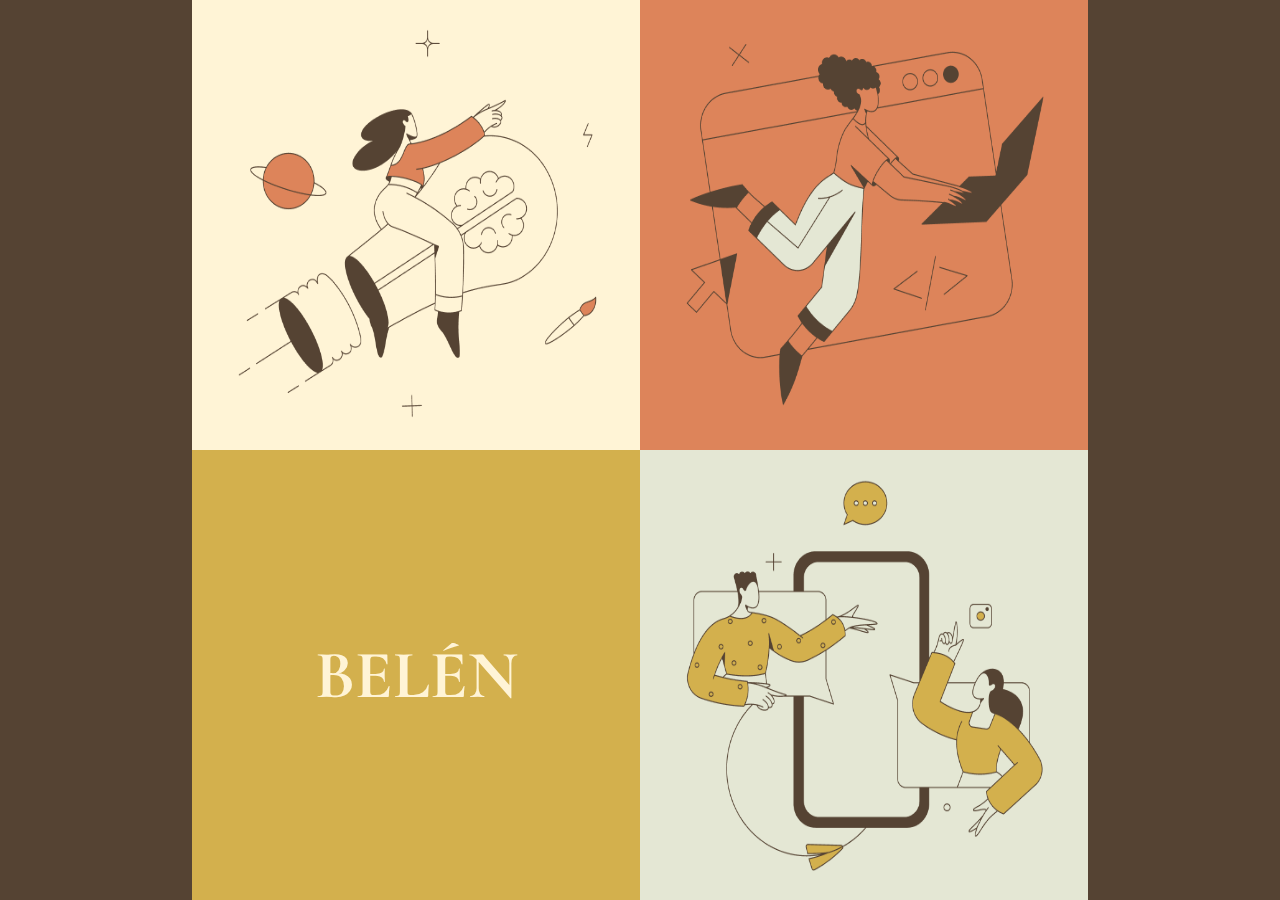
<file: index.html>
<!DOCTYPE html>
<html lang="en">
  <head>
    <meta charset="UTF-8" />
    <meta name="viewport" content="width=device-width, initial-scale=1.0" />
    <title>Portfolio</title>
    <link rel="stylesheet" href="/assests/styles/style.css" />
  </head>
  <body>
    <main class="home-page">
      <section>
        <div class="ilustration-about">
          <a href="assests/pages/about.html"
            ><img
              src="assests/images/ilustracion-about.png"
              alt="Ilustration About me"
            />
            <h2>ABOUT</h2></a
          >
        </div>
        <div class="ilustration-portfolio">
          <a href="assests/pages/portfolio.html"
            ><img
              src="assests/images/ilustracion-portfolio.png"
              alt="Ilustration my portfolio"
            />
            <h2>PORTFOLIO</h2></a
          >
        </div>
        <div class="my-name">
          <h2>BELÉN</h2>
        </div>
        <div class="ilustration-contact">
          <a href="assests/pages/contact.html"
            ><img
              src="assests/images/ilustracion-contact.png"
              alt="Ilustration of contact"
            />
            <h2>CONTACT</h2></a
          >
        </div>
      </section>
    </main>
  </body>
</html>
</file>
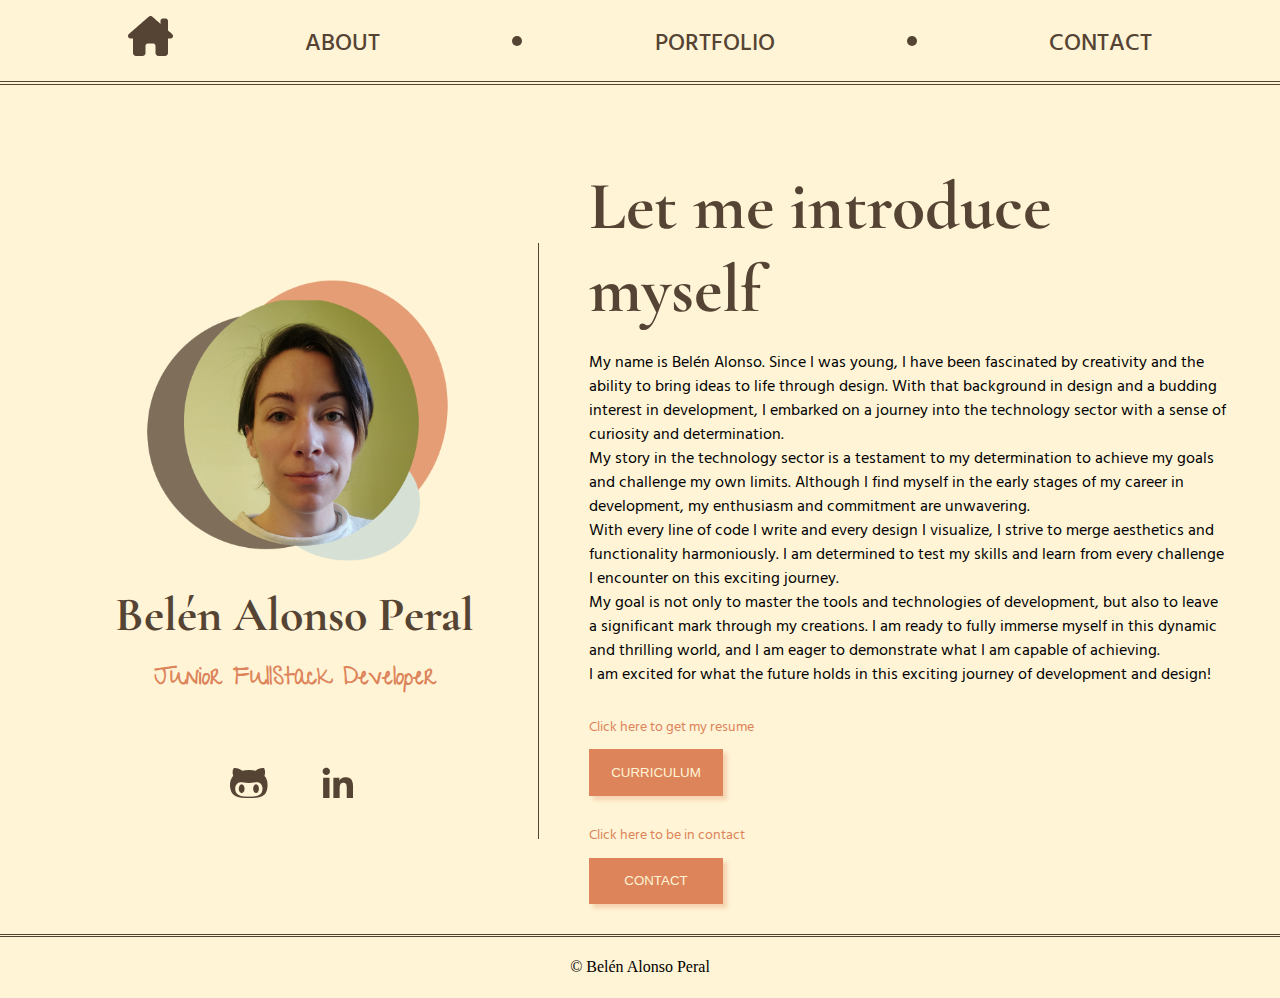
<file: assests/pages/about.html>
<!DOCTYPE html>
<html lang="en">
  <head>
    <meta charset="UTF-8" />
    <meta name="viewport" content="width=device-width, initial-scale=1.0" />
    <title>About</title>
    <link rel="stylesheet" href="../styles/style.css" />
  </head>
  <body class="page-about">
    <header>
      <nav>
        <ul>
          <li>
            <a href="../../index.html"
              ><img src="../icons/fa6-solid_house-chimney.png" alt="icon house"
            /></a>
          </li>
          <li><a href="../pages/about.html">ABOUT</a></li>
          <div class="nav-bar-dot"></div>
          <li><a href="../pages/portfolio.html">PORTFOLIO</a></li>
          <div class="nav-bar-dot"></div>
          <li><a href="../pages/contact.html">CONTACT</a></li>
        </ul>
      </nav>
    </header>
    <main>
      <section>
        <img class="avatar" src="../images/my-photo.png" alt="my photo" />
        <h2>Belén Alonso Peral</h2>
        <h3>Junior FullStack Developer</h3>
        <div>
          <a href="https://github.com/Mika0507"
            ><img src="../icons/fa6-brands_github-alt.png" alt="github icon"
          /></a>
          <a href="https://www.linkedin.com/in/belen-alonso-peral/"
            ><img src="../icons/bxl_linkedin.png" alt="linkedin icon"
          /></a>
        </div>
      </section>
      <section>
        <h1>Let me introduce myself</h1>

        <p>
          My name is Belén Alonso. Since I was young, I have been fascinated by
          creativity and the ability to bring ideas to life through design. With
          that background in design and a budding interest in development, I
          embarked on a journey into the technology sector with a sense of
          curiosity and determination. <br />

          My story in the technology sector is a testament to my determination
          to achieve my goals and challenge my own limits. Although I find
          myself in the early stages of my career in development, my enthusiasm
          and commitment are unwavering. <br />
          With every line of code I write and every design I visualize, I strive
          to merge aesthetics and functionality harmoniously. I am determined to
          test my skills and learn from every challenge I encounter on this
          exciting journey. <br />

          My goal is not only to master the tools and technologies of
          development, but also to leave a significant mark through my
          creations. I am ready to fully immerse myself in this dynamic and
          thrilling world, and I am eager to demonstrate what I am capable of
          achieving. <br />
          I am excited for what the future holds in this exciting journey of
          development and design!
        </p>
        <article>
          <span>Click here to get my resume</span>
          <button><a href="https://drive.google.com/file/d/1RuS_Vg2FfwODMCOHDmZvfWRaGhuMfdhp/view?usp=drive_link" target="_blank">CURRICULUM</a></button>
          <span>Click here to be in contact</span>
          <div>
            <button class="show-email" onclick="toggleEmail()">CONTACT</button>
            <div class="email" id="email"></div>
          </div>
        </article>
      </section>
    </main>
    <footer>
      <p>&#169 Belén Alonso Peral</p>
    </footer>
    <script src="../javascript/toggleEmail.js"></script>
  </body>
</html>
</file>
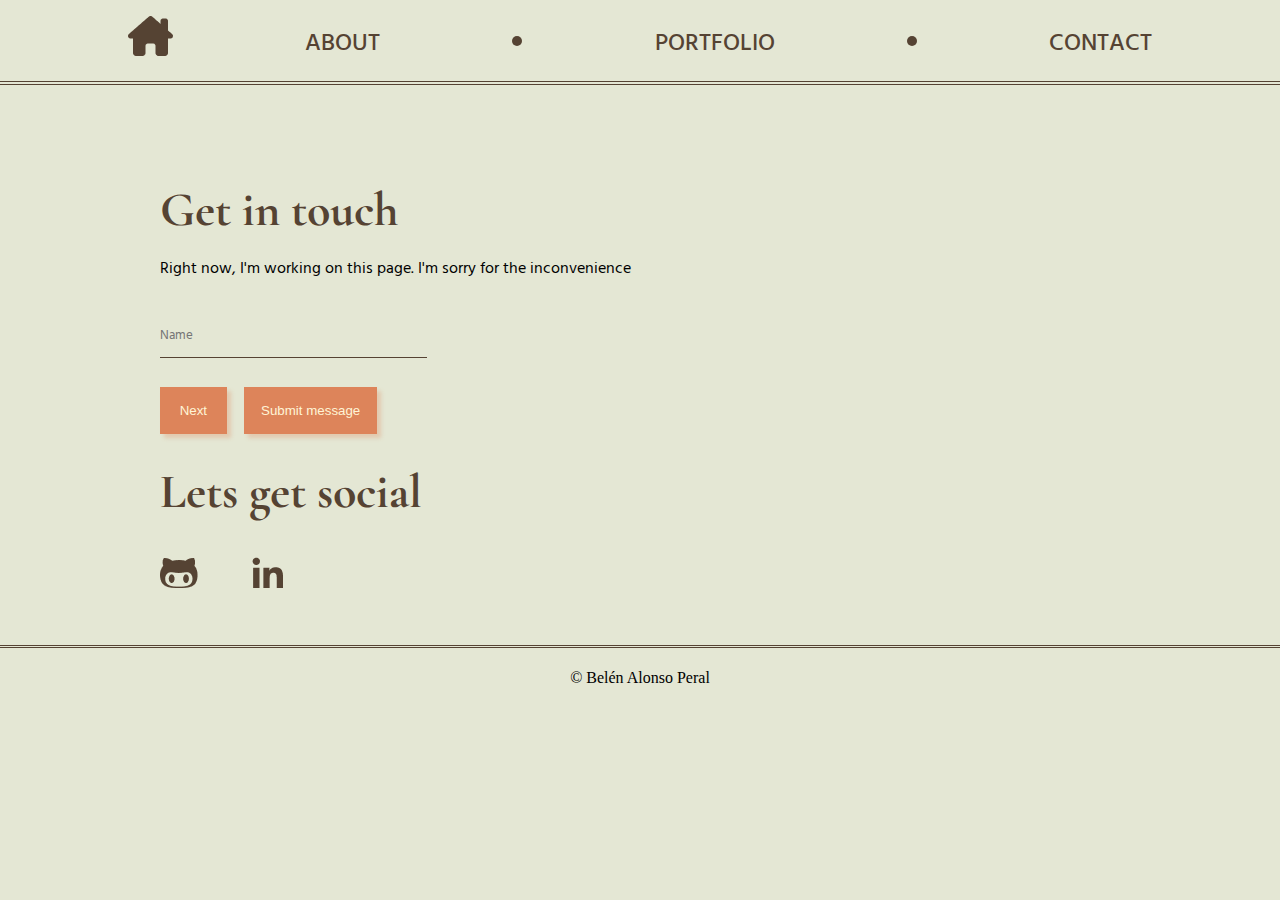
<file: assests/pages/contact.html>
<!DOCTYPE html>
<html lang="en">
  <head>
    <meta charset="UTF-8" />
    <meta name="viewport" content="width=device-width, initial-scale=1.0" />
    <title>Contact</title>
    <link rel="stylesheet" href="../styles/style.css" />
  </head>
  <body class="page-contact">
    <header>
      <nav>
        <ul>
          <li>
            <a href="../../index.html"
              ><img src="../icons/fa6-solid_house-chimney.png" alt="icon house"
            /></a>
          </li>
          <li><a href="../pages/about.html">ABOUT</a></li>
          <div class="nav-bar-dot"></div>
          <li><a href="../pages/portfolio.html">PORTFOLIO</a></li>
          <div class="nav-bar-dot"></div>
          <li><a href="../pages/contact.html">CONTACT</a></li>
        </ul>
      </nav>
    </header>
    <main>
      <section>
        <h2>Get in touch</h2>
        <p>
          Right now, I'm working on this page. I'm sorry for the inconvenience
        </p>
        <input type="text" id="name" placeholder="Name" minlength="4" />
        <div>
          <button>Next</button>
          <button>Submit message</button>
        </div>
        <h2>Lets get social</h2>
        <div>
          <a href="https://github.com/Mika0507"
            ><img src="../icons/fa6-brands_github-alt.png" alt="github icon"
          /></a>
          <a href="https://www.linkedin.com/in/belen-alonso-peral/"
            ><img src="../icons/bxl_linkedin.png" alt="linkedin icon"
          /></a>
        </div>
      </section>
    </main>
    <footer>
      <p>&#169 Belén Alonso Peral</p>
    </footer>
  </body>
</html>
</file>
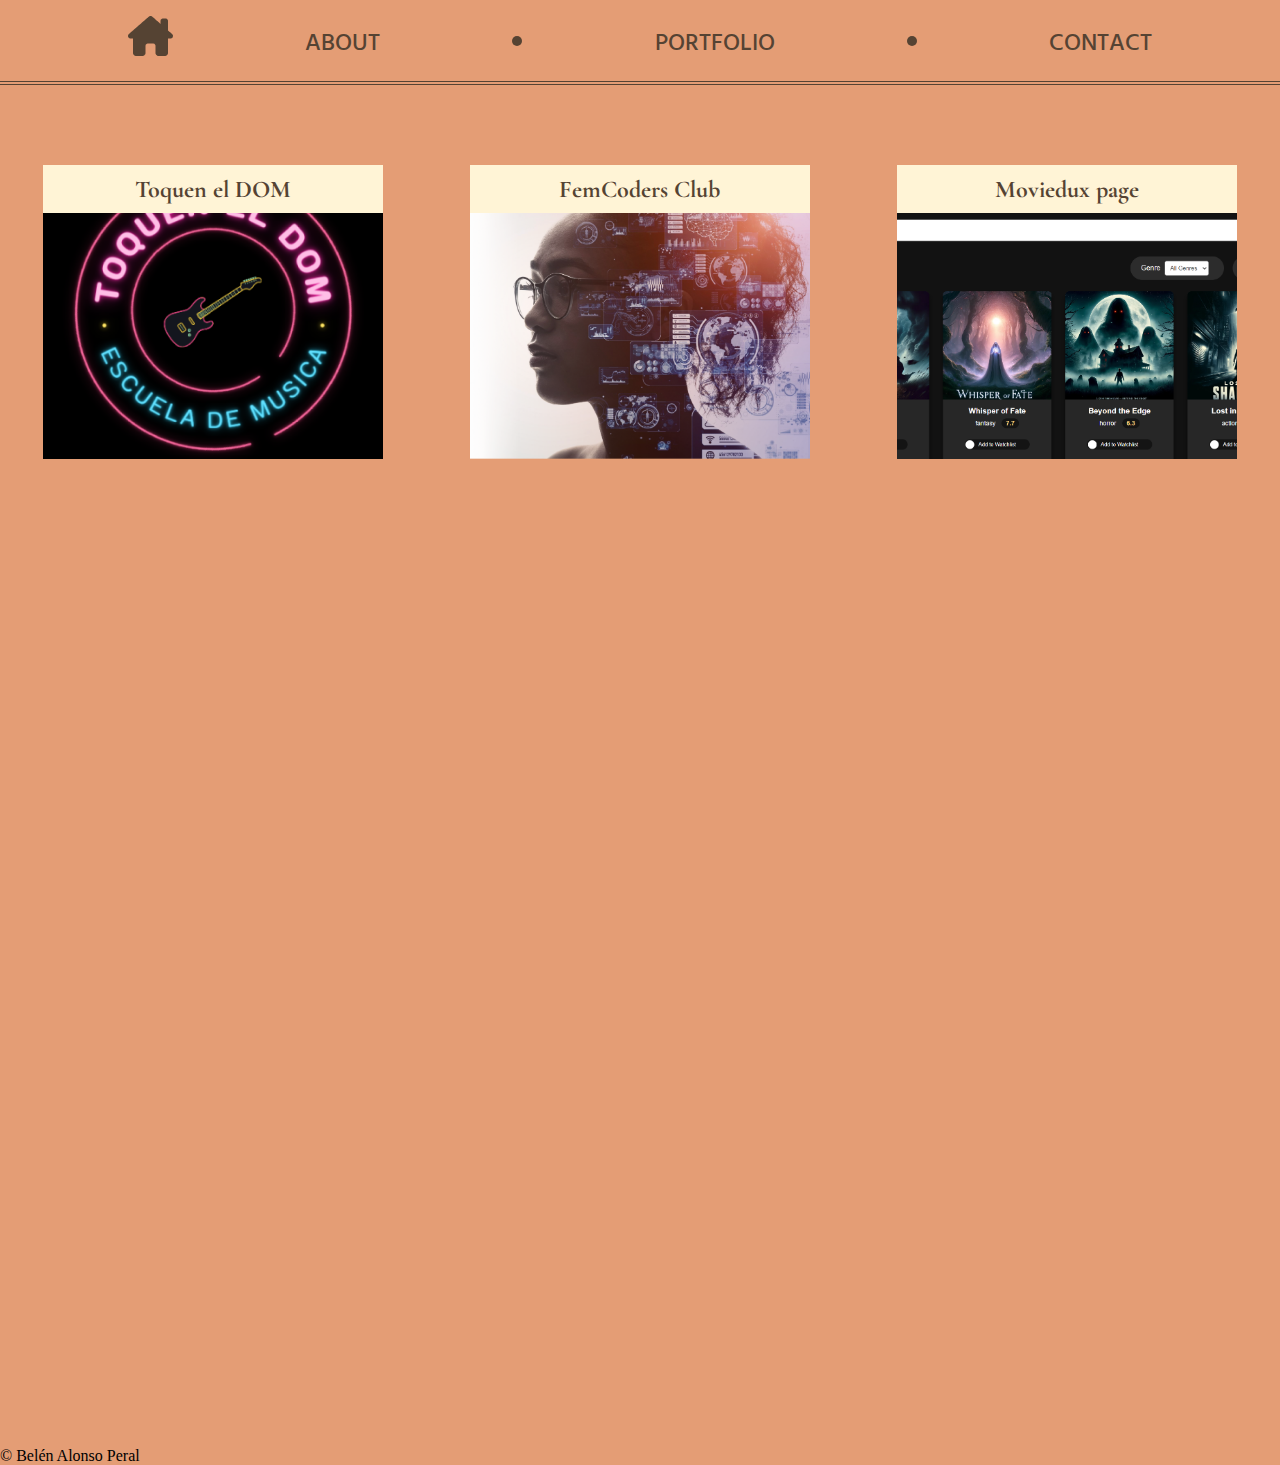
<file: assests/pages/portfolio.html>
<!DOCTYPE html>
<html lang="en">
  <head>
    <meta charset="UTF-8" />
    <meta name="viewport" content="width=device-width, initial-scale=1.0" />
    <title>Portfolio</title>
    <link rel="stylesheet" href="../styles/style.css" />
  </head>
  <body class="page-portfolio">
    <header>
      <nav class="nav-portfolio">
        <ul>
          <li>
            <a href="../../index.html"
              ><img src="../icons/fa6-solid_house-chimney.png" alt="icon house"
            /></a>
          </li>
          <li><a href="../pages/about.html">ABOUT</a></li>
          <div class="nav-bar-dot"></div>
          <li><a href="../pages/portfolio.html">PORTFOLIO</a></li>
          <div class="nav-bar-dot"></div>
          <li><a href="../pages/contact.html">CONTACT</a></li>
        </ul>
      </nav>
    </header>
    <main>
      <article>
        <div>
          <h3>Toquen el DOM</h3>
        </div>
        <img src="../images/HARMONY (3) 1.png" alt="image project" />
        <div class="hover-card">
          <p>HTML</p>
          <p>CSS</p>
          <p>JAVASCRIPT</p>
          <button class="modal-open" data-modal = 'modalToquenElDom'>VIEW MORE</button>
        </div>
      </article>
      <section class="modal" id="modalToquenElDom">
        <section class="modal-content">
          <img src="../images/headerToquenElDom.png" alt="imge project" />
          <div>
            <div>
              <button class="modal-close">X</button>
            </div>
            <h2>Toquen el DOM</h2>
            <h3>HTML, CSS, JAVASCRIPT</h3>
            <p>
              "Toquen el Dom" is a group project focused on developing a website
              for a music school. The platform allows users to learn to play
              various instruments such as piano, guitar, and bass. The team,
              consisting of four individuals, employed Mob Programming to
              collaboratively carry out the project. Jira was utilized for task
              management and time tracking due to its versatility and
              effectiveness. The project showcases strong knowledge in HTML and
              CSS, with particular emphasis on proper HTML structuring to
              enhance SEO positioning. Vanilla JavaScript was used to handle
              instrument sounds, enabling functions to be triggered by event
              listeners for a seamless interactive experience.
            </p>
            <div>
              <button><a href="https://toquen-el-dom-de-aqui-al-cielo.vercel.app/" target="_blank">VIEW PROJECT</a></button>
              <button><a href="https://www.figma.com/file/nijqZ9YuEL7zmFRfRlFbcc/TOQUEN-EL-DOM-Grupo2?type=design&node-id=0%3A1&mode=design&t=i0RivPunC1Kf8x04-1" target="_blank">FIGMA PROJECT</a></button>
              <button><a href="https://github.com/Mika0507/toquen-el-dom-de-aqui-al-cielo" target="_blank">GITHUB PROJECT</a> </button>
            </div>
            
          </div>
        </section>
      </section>

      <article>
        <div>
          <h3>FemCoders Club</h3>
        </div>
        <img src="../images/imageFemCodersClub.png" alt="image project" />
        <div class="hover-card">
          <p>HTML</p>
          <p>REACT</p>
          <p>TAILWIND</p>
          <p>FLOWBITE</p>
          <p>NESTJS</p>
          <p>TYPESCRIPT</p>
          <button class="modal-open" data-modal = 'modalFemCodersClub'>VIEW MORE</button>
        </div>
      </article>
      <section class="modal" id="modalFemCodersClub">
        <section class="modal-content">
          <img src="../images/headerFemCodersClub.png" alt="imge project" />
          <div>
            <div>
              <button class="modal-close">X</button>
            </div>
            <h2>FemCoders Club</h2>
            <h3>React, html, Tailwind, Flowbite, Nestjs, Typescript</h3>
            <p>
              The FemCodersClub App streamlines the management of volunteers, members, sponsors, and events within the FemCodersClub association. It offers features such as event registration, profile viewing, and attendance tracking with QR codes. The app is adaptable to other organizations and provides a mobile-optimized experience for users and an intuitive interface for administrators. In summary, it's a comprehensive tool for event management, focused on an optimal experience for all users.
            </p>
            <div>
              <button><a href="#" target="_blank">VIEW PROJECT</a></button>
              <button><a href="https://www.figma.com/file/L0JWNg1ac1OhXOSrhMvaFk/FemCoders-Club-Project?type=design&node-id=0%3A1&mode=design&t=3LWTD37mihn5taDv-1" target="_blank">FIGMA PROJECT</a></button>
              <button><a href="https://github.com/RuthDanielaAguirre/femCodersClub_Project" target="_blank">GITHUB PROJECT</a> </button>
            </div>
            
          </div>
        </section>
      </section>
      <article>
        <div>
          <h3>Moviedux page</h3>
        </div>
        <img src="../images/moviedux.png" alt="image project" />
        <div class="hover-card">
          <p>HTML</p>
          <p>CSS</p>
          <p>JAVASCRIPT</p>
          <p>REACT</p>
          <button class="modal-open" data-modal = 'modalMoviedux'>VIEW MORE</button>
        </div>
      </article>
      <section class="modal" id="modalMoviedux">
        <section class="modal-content">
          <img src="../images/moviedux.png" alt="imge project" />
          <div>
            <div>
              <button class="modal-close">X</button>
            </div>
            <h2>Moviedux Page</h2>
            <h3>React, html, Css, JavaScript</h3>
            <p>
              This web application, developed in React, allows users to search and filter movies by name, category, or rating. The data is sourced from an internal JSON file. The useState and useEffect hooks are used to manage state and side effects, respectively. The useState hook handles the local state of the filters and the movie list, while useEffect loads the initial movie data using fetch. The user interface updates in real-time based on the applied search criteria and filters.
            </p>
            <div>
              <button><a href="https://movie-dux.vercel.app/" target="_blank">VIEW PROJECT</a></button>
              <button><a href="https://github.com/Mika0507/movieDux" target="_blank">GITHUB PROJECT</a></button>
            </div>
            
          </div>
        </section>
      </section>
      </article>
    </main>
    <footer>
      <p>&#169 Belén Alonso Peral</p>
    </footer>
    <script src="../javascript/showModal.js"></script>
  </body>
</html>
</file>
<file: assests/styles/style.css>
@import url("https://fonts.googleapis.com/css2?family=Cormorant+Garamond:wght@500&family=Give+You+Glory&family=Hind+Vadodara&display=swap");
body {
  background-color: #554333;
}

.home-page {
  display: grid;
  justify-content: center;
}
@media screen and (max-width: 520px) {
  .home-page {
    grid-template-columns: 1fr;
  }
}
.home-page section {
  display: grid;
  height: 100vh;
  width: 70vw;
  grid-template-columns: 1fr 1fr;
  grid-auto-rows: 1fr 1fr;
  overflow: hidden;
}
@media screen and (max-width: 520px) {
  .home-page section {
    grid-template-columns: 1fr;
    width: 100%;
    overflow: visible;
  }
  .home-page section .ilustration-about {
    background-color: #FFF4D6;
    display: flex;
    justify-content: center;
    align-items: center;
  }
  .home-page section .ilustration-about h2 {
    display: block;
    font-family: "Cormorant Garamond", serif;
    font-size: 42px;
    color: #554333;
  }
  .home-page section .ilustration-portfolio {
    background-color: #DD845A;
    display: flex;
    justify-content: center;
    align-items: center;
  }
  .home-page section .ilustration-portfolio h2 {
    display: block;
    font-family: "Cormorant Garamond", serif;
    font-size: 42px;
    color: #E4E7D4;
  }
  .home-page section .my-name {
    background-color: #D3B04D;
    display: flex;
    justify-content: center;
    align-items: center;
  }
  .home-page section .my-name h2 {
    display: block;
    font-family: "Cormorant Garamond", serif;
    font-size: 42px;
    color: #FFF4D6;
  }
  .home-page section .ilustration-contact {
    background-color: #E4E7D4;
    display: flex;
    justify-content: center;
    align-items: center;
  }
  .home-page section .ilustration-contact h2 {
    display: block;
    font-family: "Cormorant Garamond", serif;
    font-size: 42px;
    color: #554333;
  }
}
.home-page section a {
  text-decoration: none;
}
.home-page section h2 {
  display: none;
}
.home-page section div {
  width: 35vw;
  height: 50vh;
}
@media screen and (max-width: 520px) {
  .home-page section div {
    width: 100%;
  }
  .home-page section div img {
    display: none;
  }
}
.home-page section div img {
  width: 100%;
  height: 100%;
}
@media screen and (min-width: 1100px) {
  .home-page section .ilustration-about:hover {
    background-color: #FFF4D6;
    display: flex;
    justify-content: center;
    align-items: center;
  }
  .home-page section .ilustration-about:hover img {
    display: none;
  }
  .home-page section .ilustration-about:hover h2 {
    display: block;
    font-family: "Cormorant Garamond", serif;
    font-size: 68px;
    color: #554333;
  }
  .home-page section .ilustration-portfolio:hover {
    background-color: #DD845A;
    display: flex;
    justify-content: center;
    align-items: center;
  }
  .home-page section .ilustration-portfolio:hover img {
    display: none;
  }
  .home-page section .ilustration-portfolio:hover h2 {
    display: block;
    font-family: "Cormorant Garamond", serif;
    font-size: 68px;
    color: #E4E7D4;
  }
  .home-page section .ilustration-contact:hover {
    background-color: #E4E7D4;
    display: flex;
    justify-content: center;
    align-items: center;
  }
  .home-page section .ilustration-contact:hover img {
    display: none;
  }
  .home-page section .ilustration-contact:hover h2 {
    display: block;
    font-family: "Cormorant Garamond", serif;
    font-size: 68px;
    color: #554333;
  }
}
@media screen and (min-width: 1100px) {
  .home-page section .my-name {
    background-color: #D3B04D;
    display: flex;
    justify-content: center;
    align-items: center;
  }
  .home-page section .my-name h2 {
    display: block;
    font-family: "Cormorant Garamond", serif;
    font-size: 68px;
    color: #FFF4D6;
  }
}

header {
  height: 20%;
  border-bottom: 4px double #554333;
}
@media screen and (min-width: 1100px) {
  header nav {
    width: 80%;
    margin: 1em auto;
  }
  header nav ul {
    display: flex;
    justify-content: space-between;
    align-items: center;
  }
  header nav ul li {
    list-style: none;
  }
  header nav ul .nav-bar-dot {
    width: 10px;
    height: 10px;
    background-color: #554333;
    border-radius: 50%;
  }
  header nav ul a {
    text-decoration: none;
    font-family: "Hind Vadodara", sans-serif;
    font-weight: 500;
    font-size: 24px;
    color: #554333;
    position: relative;
    transition: all 0.5s;
  }
  header nav ul a::after, header nav ul a::before {
    transition: all 0.5s;
  }
  header nav ul a:hover {
    color: #DD845A;
  }
  header nav ul a::after {
    position: absolute;
    bottom: 0;
    left: 0;
    right: 0;
    margin: auto;
    width: 0%;
    content: ".";
    color: transparent;
    background: #DD845A;
    height: 2px;
  }
  header nav ul a:hover::after {
    width: 100%;
  }
}
.page-about {
  background-color: #FFF4D6;
}
.page-about main {
  display: flex;
  justify-content: space-evenly;
  align-items: center;
  margin-top: 5em;
}
@media screen and (max-width: 520px) {
  .page-about main {
    flex-direction: column;
    justify-content: center;
  }
}
.page-about main section:first-child {
  display: flex;
  flex-direction: column;
  justify-content: space-between;
  align-items: center;
  gap: 1em;
  padding: 2em 4em 2em 0;
  margin-left: 4em;
  border-right: 1px solid #554333;
}
@media screen and (max-width: 520px) {
  .page-about main section:first-child {
    justify-content: center;
  }
}
.page-about main section:first-child .avatar {
  width: 20em;
}
.page-about main section:first-child h2 {
  font-family: "Cormorant Garamond", serif;
  font-size: 48px;
  color: #554333;
}
@media screen and (max-width: 520px) {
  .page-about main section:first-child h2 {
    font-size: 36px;
  }
}
.page-about main section:first-child h3 {
  font-family: "Give You Glory", cursive;
  font-size: 24px;
  color: #DD845A;
}
.page-about main section:first-child div {
  margin-top: 3em;
  width: 8em;
  display: flex;
  justify-content: space-between;
}
.page-about main section:last-child {
  width: 50vw;
  display: grid;
  grid-template-columns: 1fr;
  grid-template-rows: 1fr 2fr;
  gap: 1em;
}
@media screen and (max-width: 520px) {
  .page-about main section:last-child {
    width: 80%;
    display: flex;
    flex-direction: column;
    justify-content: center;
    align-items: center;
  }
}
.page-about main section:last-child h1 {
  font-family: "Cormorant Garamond", serif;
  font-size: 68px;
  color: #554333;
}
@media screen and (max-width: 520px) {
  .page-about main section:last-child h1 {
    font-size: 42px;
    text-align: center;
  }
}
.page-about main section:last-child p {
  font-family: "Hind Vadodara", sans-serif;
  font-size: 16px;
}
@media screen and (max-width: 520px) {
  .page-about main section:last-child p {
    text-align: center;
  }
}
.page-about main section:last-child article {
  display: flex;
  flex-direction: column;
}
@media screen and (max-width: 520px) {
  .page-about main section:last-child article {
    align-items: center;
  }
}
.page-about main section:last-child article span {
  font-family: "Hind Vadodara", sans-serif;
  color: #DD845A;
  font-size: 14px;
  margin-top: 1em;
}
.page-about main section:last-child article a {
  text-decoration: none;
  color: #FFF4D6;
}
.page-about main section:last-child article button {
  margin: 1em 0;
  width: 10em;
  height: 3.5em;
  border: none;
  background-color: #DD845A;
  color: #FFF4D6;
  box-shadow: 4px 4px 4px rgba(221, 132, 90, 0.3);
  cursor: pointer;
}
.page-about main section:last-child article div {
  display: flex;
  align-items: center;
  gap: 3em;
}
@media screen and (max-width: 520px) {
  .page-about main section:last-child article div {
    flex-direction: column;
  }
}
.page-about main section:last-child article .email {
  display: none;
  color: #554333;
  font-family: "Hind Vadodara", sans-serif;
  font-size: 18px;
}
.page-about footer {
  margin-top: 1em;
  height: 4em;
  border-top: 3px double #554333;
  display: flex;
  justify-content: center;
  align-items: center;
}

nav.nav-portfolio {
  width: 80%;
  margin: 1em auto;
}
nav.nav-portfolio ul {
  display: flex;
  justify-content: space-between;
  align-items: center;
}
nav.nav-portfolio ul li {
  list-style: none;
}
nav.nav-portfolio ul .nav-bar-dot {
  width: 10px;
  height: 10px;
  background-color: #554333;
  border-radius: 50%;
}
nav.nav-portfolio ul a {
  text-decoration: none;
  font-family: "Hind Vadodara", sans-serif;
  font-weight: 500;
  font-size: 24px;
  color: #554333;
  position: relative;
  transition: all 0.5s;
}
nav.nav-portfolio ul a::after, nav.nav-portfolio ul a::before {
  transition: all 0.5s;
}
nav.nav-portfolio ul a:hover {
  color: #FFF4D6;
}
nav.nav-portfolio ul a::after {
  position: absolute;
  bottom: 0;
  left: 0;
  right: 0;
  margin: auto;
  width: 0%;
  content: ".";
  color: transparent;
  background: #FFF4D6;
  height: 2px;
}
nav.nav-portfolio ul a:hover::after {
  width: 100%;
}

.page-portfolio {
  background-color: #e49d75;
}
.page-portfolio main {
  display: grid;
  grid-template-columns: 1fr 1fr 1fr;
  grid-template-rows: 1fr 1fr 1fr;
}
.page-portfolio main .modal {
  display: none;
  position: fixed;
  top: 0;
  left: 0;
  right: 0;
  bottom: 0;
  background: rgba(0, 0, 0, 0.5);
  z-index: 20;
  animation: openModal 0.3s ease-in-out 1 normal;
}
@keyframes openModal {
  from {
    opacity: 0;
  }
  to {
    opacity: 1;
  }
}
.page-portfolio main .modal-content {
  position: absolute;
  top: 50%;
  left: 50%;
  transform: translate(-50%, -50%);
  padding: 2em;
  background-color: #E4E7D4;
  display: flex;
  justify-content: space-between;
  align-items: center;
  width: 60em;
  box-shadow: 4px 4px 4px rgba(85, 67, 51, 0.5);
}
.page-portfolio main .modal-content .modal-close {
  position: absolute;
  top: 0;
  right: 0;
  width: 3em;
  transform: translateY(3px);
  border: none;
  outline: none;
  background-color: transparent;
  box-shadow: none;
  color: #DD845A;
  cursor: pointer;
}
.page-portfolio main .modal-content img {
  -o-object-fit: contain;
     object-fit: contain;
  width: 24.875em;
  height: 22.625em;
}
.page-portfolio main .modal-content div {
  position: relative;
  margin-left: 1.5em;
  display: flex;
  flex-direction: column;
  gap: 1em;
}
.page-portfolio main .modal-content div h2 {
  font-family: "Cormorant Garamond", serif;
  font-size: 48px;
  color: #554333;
}
.page-portfolio main .modal-content div h3 {
  font-family: "Give You Glory", cursive;
  font-size: 24px;
  color: #DD845A;
}
.page-portfolio main .modal-content div p {
  font-family: "Hind Vadodara", sans-serif;
}
.page-portfolio main .modal-content div div {
  display: flex;
  flex-direction: row;
  justify-content: space-around;
  align-items: center;
}
.page-portfolio main .modal-content div div button {
  width: 10em;
  height: 3.5em;
  background-color: #DD845A;
  border: none;
  box-shadow: 4px 4px 4px rgba(221, 132, 90, 0.5);
  cursor: pointer;
}
.page-portfolio main .modal-content div div button a {
  text-decoration: none;
  color: #FFF4D6;
}
.page-portfolio main article {
  margin: 5em auto;
  width: 21.25em;
  height: 18.375em;
  padding: 1.5rem;
  display: flex;
  align-items: center;
  transition: 0.4s ease-out;
  position: relative;
}
.page-portfolio main article:hover {
  transform: translateY(20px);
}
.page-portfolio main article:hover:before {
  opacity: 1;
}
.page-portfolio main article:hover .hover-card {
  opacity: 1;
  transform: translateY(0px);
}
.page-portfolio main article::before {
  content: "";
  position: absolute;
  top: 0;
  left: 0;
  display: block;
  width: 100%;
  height: 100%;
  background: rgba(0, 0, 0, 0.6);
  z-index: 2;
  transition: 0.5s;
  opacity: 0;
}
.page-portfolio main article img {
  position: absolute;
  top: 0;
  left: 0;
  width: 100%;
  height: 100%;
  -o-object-fit: cover;
     object-fit: cover;
  z-index: 1;
}
.page-portfolio main article div {
  width: 100%;
  height: 3em;
  background-color: #FFF4D6;
  display: flex;
  justify-content: center;
  align-items: center;
  position: absolute;
  z-index: 4;
  top: 0;
  left: 0;
}
.page-portfolio main article div h3 {
  font-family: "Cormorant Garamond", serif;
  font-size: 24px;
  color: #554333;
}
.page-portfolio main article .hover-card {
  background-color: transparent;
  position: relative;
  z-index: 3;
  color: white;
  opacity: 0;
  transform: translateY(30px);
  transition: 0.5s;
  padding: 1.5rem;
  display: flex;
  flex-wrap: wrap;
  justify-content: space-around;
  align-items: center;
  gap: 1em;
}
.page-portfolio main article .hover-card p {
  letter-spacing: 1px;
  font-size: 15px;
  margin-top: 8px;
}
.page-portfolio main article .hover-card button {
  padding: 0.6rem;
  outline: none;
  border: none;
  background: white;
  color: black;
  font-weight: bold;
  cursor: pointer;
  transition: 0.4s ease;
}
.page-portfolio main article .hover-card button:hover {
  background: #DD845A;
  color: #FFF4D6;
}
.page-portfolio main footer {
  margin-top: 1em;
  height: 4em;
  border-top: 3px double #554333;
  display: flex;
  justify-content: center;
  align-items: center;
}

.page-contact {
  background-color: #E4E7D4;
}
.page-contact main {
  margin: 3em;
  display: flex;
  justify-content: center;
  align-items: center;
}
.page-contact main section {
  margin-top: 3em;
  width: 60em;
  display: flex;
  flex-direction: column;
  justify-content: space-between;
  align-items: start;
  gap: 1em;
}
.page-contact main section h2 {
  font-family: "Cormorant Garamond", serif;
  font-size: 48px;
  color: #554333;
}
.page-contact main section p {
  font-family: "Hind Vadodara", sans-serif;
  font-size: 16px;
  margin-bottom: 1em;
}
.page-contact main section input {
  width: 20em;
  height: 3.5em;
  border: none;
  border-bottom: 1.5px solid #554333;
  background-color: #E4E7D4;
  font-family: "Hind Vadodara", sans-serif;
  color: #554333;
  outline: none;
}
.page-contact main section button:first-child {
  width: 5em;
  margin-right: 1em;
}
.page-contact main section button {
  margin: 1em 0;
  width: 10em;
  height: 3.5em;
  border: none;
  background-color: #DD845A;
  color: #FFF4D6;
  box-shadow: 4px 4px 4px rgba(221, 132, 90, 0.3);
}
.page-contact main section div:last-child {
  margin-top: 1em;
  width: 8em;
  display: flex;
  justify-content: space-between;
}
.page-contact footer {
  margin-top: 1em;
  height: 4em;
  border-top: 3px double #554333;
  display: flex;
  justify-content: center;
  align-items: center;
}

* {
  margin: 0;
  padding: 0;
  box-sizing: border-box;
}/*# sourceMappingURL=style.css.map */
</file>
